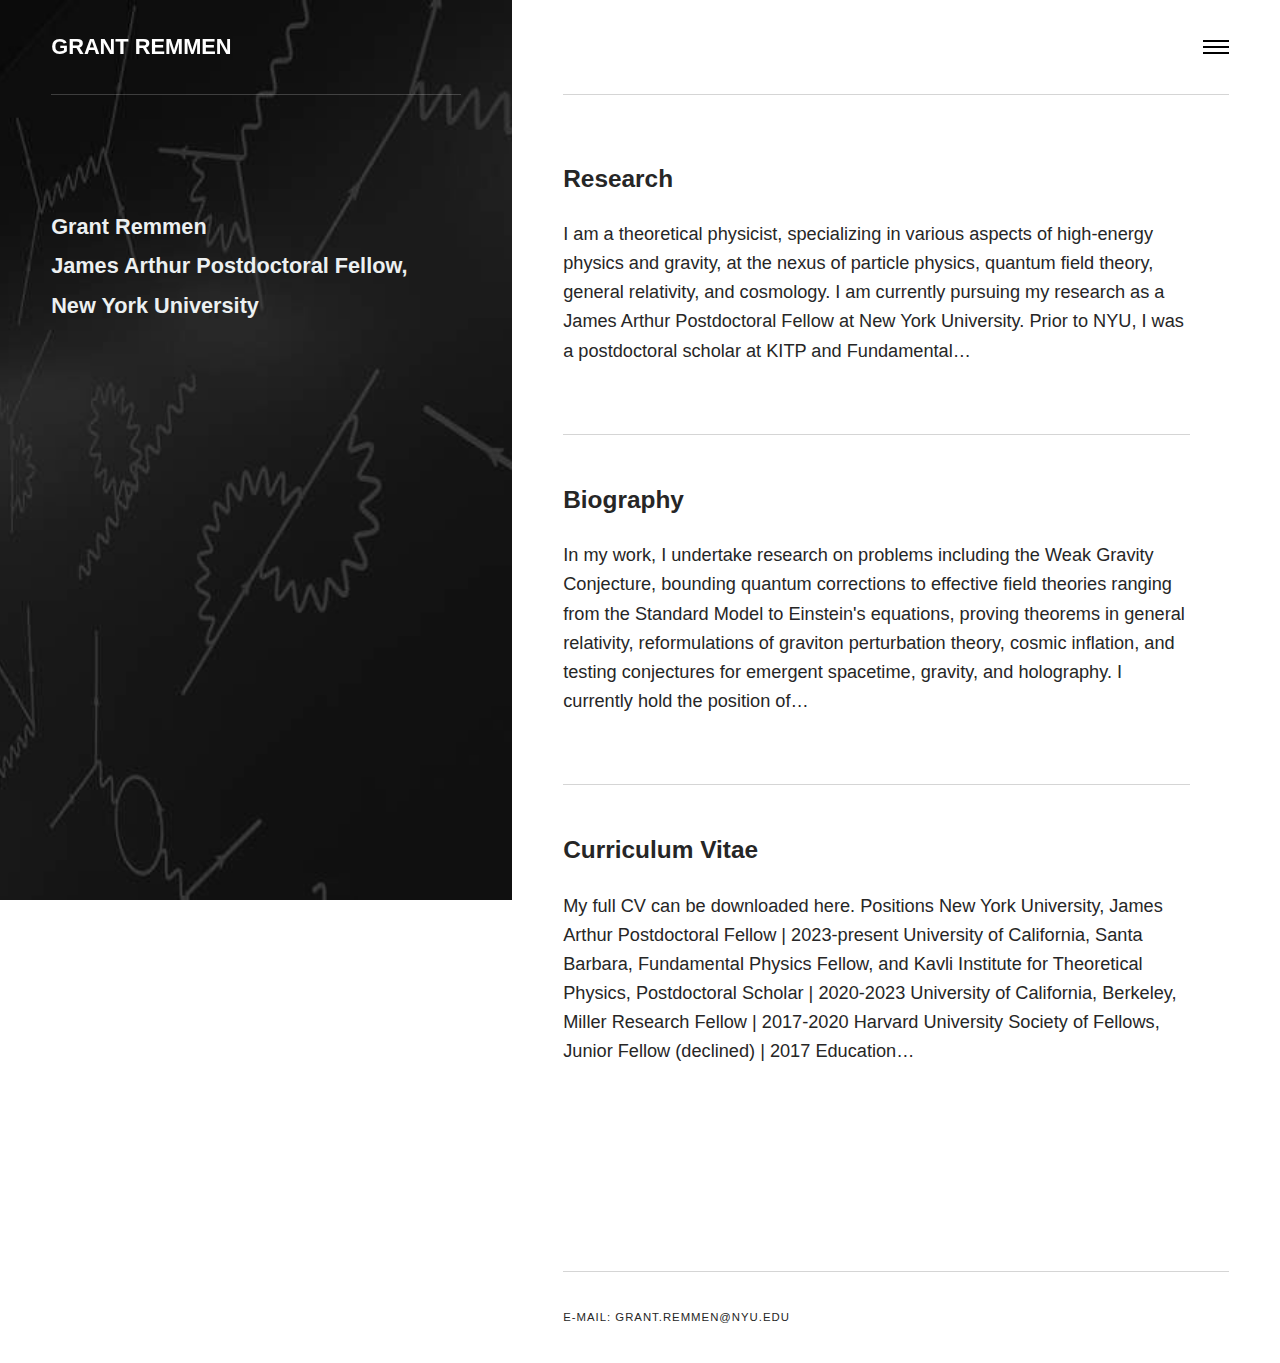
<file: index.html>
<!DOCTYPE html><html lang="en"><head><meta charset="utf-8"><meta http-equiv="X-UA-Compatible" content="IE=edge"><meta name="viewport" content="width=device-width,initial-scale=1"><title>Grant Remmen</title><meta name="generator" content="Publii Open-Source CMS for Static Site"><link rel="canonical" href="https://grantremmen.github.io/"><meta property="og:title" content="Grant Remmen"><meta property="og:site_name" content="Grant Remmen"><meta property="og:description" content=""><meta property="og:url" content="https://grantremmen.github.io/"><meta property="og:type" content="website"><style>:root{--body-font:-apple-system,BlinkMacSystemFont,"Segoe UI",Roboto,Oxygen,Ubuntu,Cantarell,"Fira Sans","Droid Sans","Helvetica Neue",Arial,sans-serif,"Apple Color Emoji","Segoe UI Emoji","Segoe UI Symbol";--heading-font:var(--body-font);--logo-font:var(--body-font);--menu-font:var(--body-font)}</style><link rel="stylesheet" href="https://grantremmen.github.io/assets/css/style.css?v=be000fe3514540e5e10b706588171d77"><script type="application/ld+json">{"@context":"http://schema.org","@type":"Organization","name":"Grant Remmen","url":"https://grantremmen.github.io/"}</script></head><body><div class="container js-container"><nav class="menu"><ul class="navbar__menu"><li><a href="https://grantremmen.github.io/research.html" target="_self">Research</a></li><li><a href="https://grantremmen.github.io/biography.html" target="_self">Biography</a></li><li><a href="https://grantremmen.github.io/curriculum-vitae.html" target="_self">Curriculum Vitae</a></li></ul></nav><div class="content"><header class="top"><div class="top__item"><a class="logo" href="https://grantremmen.github.io/">Grant Remmen</a></div><div class="top__item top__item--right"><button class="menu-toggle js-menu-toggle" aria-label="Menu" aria-expanded="false"><span class="menu-toggle-box"><span class="menu-toggle-inner">Menu</span></span></button></div></header><main class="main"><div class="main__left"><figure class="hero"><img src="https://grantremmen.github.io/media/website/21-alt_feynman_mural_in_downs-l_credit_takashige_ikawa_image.jpg" srcset="https://grantremmen.github.io/media/website/responsive/21-alt_feynman_mural_in_downs-l_credit_takashige_ikawa_image-xs.jpg 300w, https://grantremmen.github.io/media/website/responsive/21-alt_feynman_mural_in_downs-l_credit_takashige_ikawa_image-sm.jpg 480w, https://grantremmen.github.io/media/website/responsive/21-alt_feynman_mural_in_downs-l_credit_takashige_ikawa_image-md.jpg 768w, https://grantremmen.github.io/media/website/responsive/21-alt_feynman_mural_in_downs-l_credit_takashige_ikawa_image-lg.jpg 1024w, https://grantremmen.github.io/media/website/responsive/21-alt_feynman_mural_in_downs-l_credit_takashige_ikawa_image-xl.jpg 1280w, https://grantremmen.github.io/media/website/responsive/21-alt_feynman_mural_in_downs-l_credit_takashige_ikawa_image-2xl.jpg 1600w" sizes="(min-width: 61.3125em) 50vw, 100vw" loading="eager" width="1600" height="1272" alt=""></figure><header><h3 class="align-left"><span style="color: #ecf0f1;">Grant Remmen</span></h3><h3 class="align-left"><span style="color: #ecf0f1;">James Arthur Postdoctoral Fellow,</span></h3><h3 class="align-left"><span style="color: #ecf0f1;">New York University</span></h3></header></div><div class="main__right feed"><div><article class="feed__item"><header><h2><a href="https://grantremmen.github.io/research.html">Research</a></h2></header><p>I am a theoretical physicist, specializing in various aspects of high-energy physics and gravity, at the nexus of particle physics, quantum field theory, general relativity, and cosmology. I am currently pursuing my research as a James Arthur Postdoctoral Fellow at New York University. Prior to NYU, I was a postdoctoral scholar at KITP and Fundamental&hellip;</p></article><article class="feed__item"><header><h2><a href="https://grantremmen.github.io/biography.html">Biography</a></h2></header><p>In my work, I undertake research on problems including the Weak Gravity Conjecture, bounding quantum corrections to effective field theories ranging from the Standard Model to Einstein's equations, proving theorems in general relativity, reformulations of graviton perturbation theory, cosmic inflation, and testing conjectures for emergent spacetime, gravity, and holography. I currently hold the position of&hellip;</p></article><article class="feed__item"><header><h2><a href="https://grantremmen.github.io/curriculum-vitae.html">Curriculum Vitae</a></h2></header><p>My full CV can be downloaded here. Positions New York University, James Arthur Postdoctoral Fellow | 2023-present University of California, Santa Barbara, Fundamental Physics Fellow, and Kavli Institute for Theoretical Physics, Postdoctoral Scholar | 2020-2023 University of California, Berkeley, Miller Research Fellow | 2017-2020 Harvard University Society of Fellows, Junior Fellow (declined) | 2017 Education&hellip;</p></article></div></div></main><footer class="footer"><div class="footer__copyright">e-mail: grant.remmen@nyu.edu</div></footer></div></div><script defer="defer" src="https://grantremmen.github.io/assets/js/scripts.min.js?v=babd20e2a0a25821e63a0529c9feaae0"></script><script>var images = document.querySelectorAll('img[loading]');

        for (var i = 0; i < images.length; i++) {
            if (images[i].complete) {
                images[i].classList.add('is-loaded');
            } else {
                images[i].addEventListener('load', function () {
                    this.classList.add('is-loaded');
                }, false);
            }
        }</script></body></html>
</file>
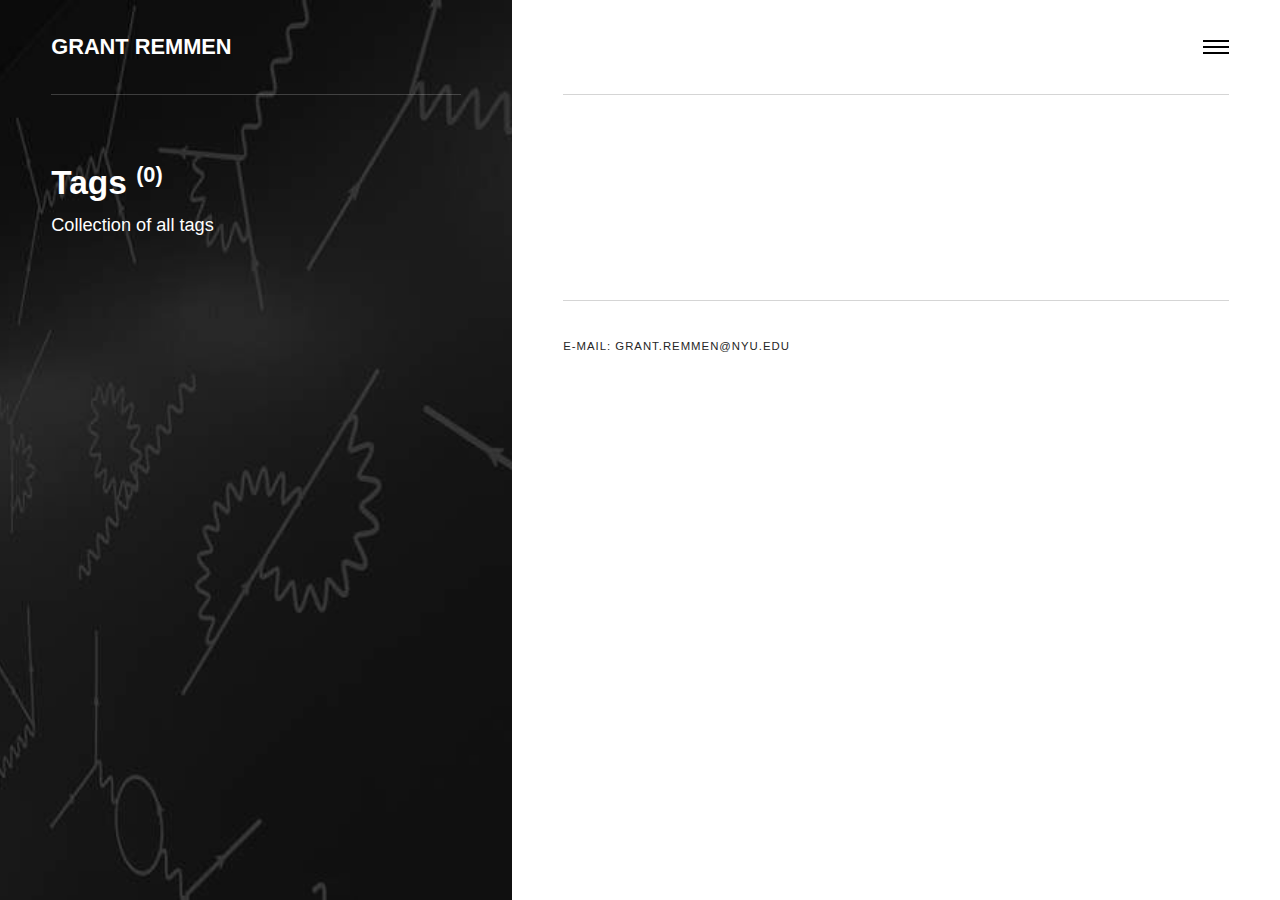
<file: tags/index.html>
<!DOCTYPE html><html lang="en"><head><meta charset="utf-8"><meta http-equiv="X-UA-Compatible" content="IE=edge"><meta name="viewport" content="width=device-width,initial-scale=1"><title>All tags - Grant Remmen</title><meta name="robots" content="noindex, follow"><meta name="generator" content="Publii Open-Source CMS for Static Site"><meta property="og:title" content="Grant Remmen"><meta property="og:site_name" content="Grant Remmen"><meta property="og:description" content=""><meta property="og:url" content="https://grantremmen.github.io/tags/"><meta property="og:type" content="website"><style>:root{--body-font:-apple-system,BlinkMacSystemFont,"Segoe UI",Roboto,Oxygen,Ubuntu,Cantarell,"Fira Sans","Droid Sans","Helvetica Neue",Arial,sans-serif,"Apple Color Emoji","Segoe UI Emoji","Segoe UI Symbol";--heading-font:var(--body-font);--logo-font:var(--body-font);--menu-font:var(--body-font)}</style><link rel="stylesheet" href="https://grantremmen.github.io/assets/css/style.css?v=be000fe3514540e5e10b706588171d77"><script type="application/ld+json">{"@context":"http://schema.org","@type":"Organization","name":"Grant Remmen","url":"https://grantremmen.github.io/"}</script></head><body><div class="container js-container"><nav class="menu"><ul class="navbar__menu"><li><a href="https://grantremmen.github.io/research.html" target="_self">Research</a></li><li><a href="https://grantremmen.github.io/biography.html" target="_self">Biography</a></li><li><a href="https://grantremmen.github.io/curriculum-vitae.html" target="_self">Curriculum Vitae</a></li></ul></nav><div class="content"><header class="top"><div class="top__item"><a class="logo" href="https://grantremmen.github.io/">Grant Remmen</a></div><div class="top__item top__item--right"><button class="menu-toggle js-menu-toggle" aria-label="Menu" aria-expanded="false"><span class="menu-toggle-box"><span class="menu-toggle-inner">Menu</span></span></button></div></header><main class="main"><div class="main__left"><figure class="hero"><img src="https://grantremmen.github.io/media/website/21-alt_feynman_mural_in_downs-l_credit_takashige_ikawa_image.jpg" srcset="https://grantremmen.github.io/media/website/responsive/21-alt_feynman_mural_in_downs-l_credit_takashige_ikawa_image-xs.jpg 300w, https://grantremmen.github.io/media/website/responsive/21-alt_feynman_mural_in_downs-l_credit_takashige_ikawa_image-sm.jpg 480w, https://grantremmen.github.io/media/website/responsive/21-alt_feynman_mural_in_downs-l_credit_takashige_ikawa_image-md.jpg 768w, https://grantremmen.github.io/media/website/responsive/21-alt_feynman_mural_in_downs-l_credit_takashige_ikawa_image-lg.jpg 1024w, https://grantremmen.github.io/media/website/responsive/21-alt_feynman_mural_in_downs-l_credit_takashige_ikawa_image-xl.jpg 1280w, https://grantremmen.github.io/media/website/responsive/21-alt_feynman_mural_in_downs-l_credit_takashige_ikawa_image-2xl.jpg 1600w" sizes="(min-width: 61.3125em) 50vw, 100vw" loading="eager" width="1600" height="1272" alt=""></figure><header><h1>Tags <sup>(0)</sup></h1><p>Collection of all tags</p></header></div><div class="main__right tags"><div><ul class="feed tags__feed"></ul></div></div></main><footer class="footer"><div class="footer__copyright">e-mail: grant.remmen@nyu.edu</div></footer></div></div><script defer="defer" src="https://grantremmen.github.io/assets/js/scripts.min.js?v=babd20e2a0a25821e63a0529c9feaae0"></script><script>var images = document.querySelectorAll('img[loading]');

        for (var i = 0; i < images.length; i++) {
            if (images[i].complete) {
                images[i].classList.add('is-loaded');
            } else {
                images[i].addEventListener('load', function () {
                    this.classList.add('is-loaded');
                }, false);
            }
        }</script></body></html>
</file>
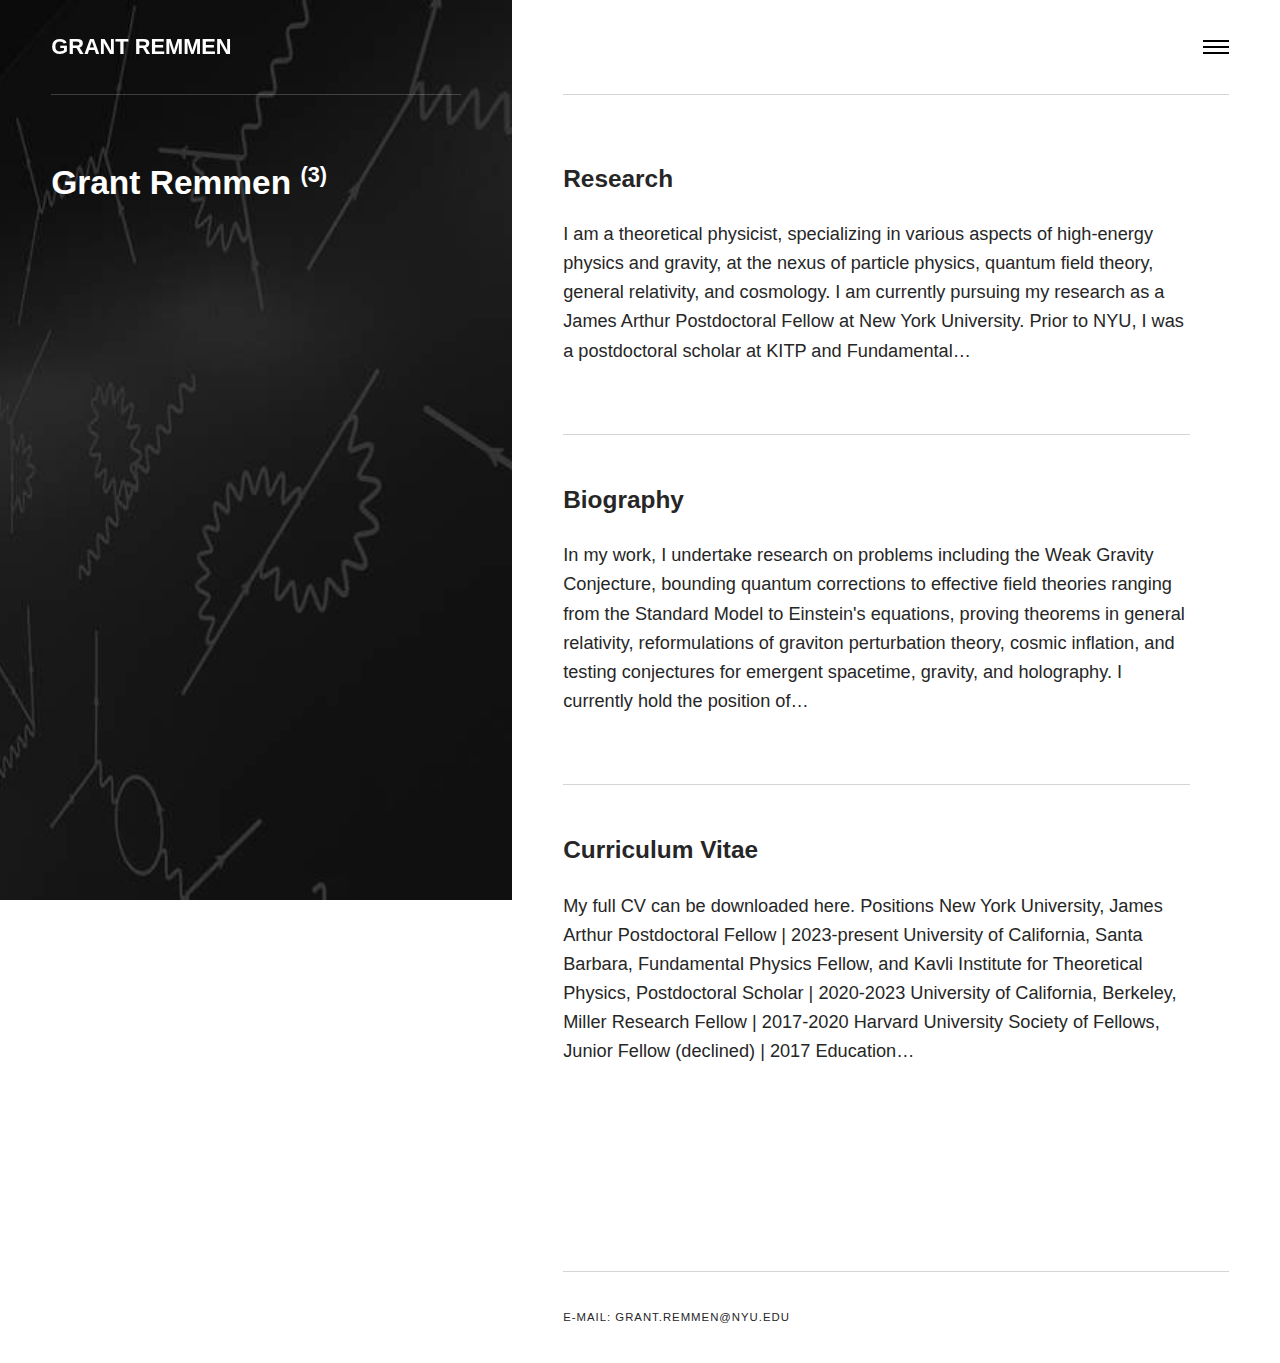
<file: authors/grant-remmen/index.html>
<!DOCTYPE html><html lang="en"><head><meta charset="utf-8"><meta http-equiv="X-UA-Compatible" content="IE=edge"><meta name="viewport" content="width=device-width,initial-scale=1"><title>Author: Grant Remmen - Grant Remmen</title><meta name="robots" content="noindex, follow"><meta name="generator" content="Publii Open-Source CMS for Static Site"><meta property="og:title" content="Grant Remmen"><meta property="og:site_name" content="Grant Remmen"><meta property="og:description" content=""><meta property="og:url" content="https://grantremmen.github.io/authors/grant-remmen/"><meta property="og:type" content="website"><style>:root{--body-font:-apple-system,BlinkMacSystemFont,"Segoe UI",Roboto,Oxygen,Ubuntu,Cantarell,"Fira Sans","Droid Sans","Helvetica Neue",Arial,sans-serif,"Apple Color Emoji","Segoe UI Emoji","Segoe UI Symbol";--heading-font:var(--body-font);--logo-font:var(--body-font);--menu-font:var(--body-font)}</style><link rel="stylesheet" href="https://grantremmen.github.io/assets/css/style.css?v=be000fe3514540e5e10b706588171d77"><script type="application/ld+json">{"@context":"http://schema.org","@type":"Organization","name":"Grant Remmen","url":"https://grantremmen.github.io/"}</script></head><body><div class="container js-container"><nav class="menu"><ul class="navbar__menu"><li><a href="https://grantremmen.github.io/research.html" target="_self">Research</a></li><li><a href="https://grantremmen.github.io/biography.html" target="_self">Biography</a></li><li><a href="https://grantremmen.github.io/curriculum-vitae.html" target="_self">Curriculum Vitae</a></li></ul></nav><div class="content"><header class="top"><div class="top__item"><a class="logo" href="https://grantremmen.github.io/">Grant Remmen</a></div><div class="top__item top__item--right"><button class="menu-toggle js-menu-toggle" aria-label="Menu" aria-expanded="false"><span class="menu-toggle-box"><span class="menu-toggle-inner">Menu</span></span></button></div></header><main class="main"><div class="main__left"><figure class="hero"><img src="https://grantremmen.github.io/media/website/21-alt_feynman_mural_in_downs-l_credit_takashige_ikawa_image.jpg" srcset="https://grantremmen.github.io/media/website/responsive/21-alt_feynman_mural_in_downs-l_credit_takashige_ikawa_image-xs.jpg 300w, https://grantremmen.github.io/media/website/responsive/21-alt_feynman_mural_in_downs-l_credit_takashige_ikawa_image-sm.jpg 480w, https://grantremmen.github.io/media/website/responsive/21-alt_feynman_mural_in_downs-l_credit_takashige_ikawa_image-md.jpg 768w, https://grantremmen.github.io/media/website/responsive/21-alt_feynman_mural_in_downs-l_credit_takashige_ikawa_image-lg.jpg 1024w, https://grantremmen.github.io/media/website/responsive/21-alt_feynman_mural_in_downs-l_credit_takashige_ikawa_image-xl.jpg 1280w, https://grantremmen.github.io/media/website/responsive/21-alt_feynman_mural_in_downs-l_credit_takashige_ikawa_image-2xl.jpg 1600w" sizes="(min-width: 61.3125em) 50vw, 100vw" loading="eager" width="1600" height="1272" alt=""></figure><header><div class="author__bio"><h1>Grant Remmen <sup>(3)</sup></h1></div></header></div><div class="main__right feed author"><div><article class="feed__item"><header><h2><a href="https://grantremmen.github.io/research.html">Research</a></h2></header><p>I am a theoretical physicist, specializing in various aspects of high-energy physics and gravity, at the nexus of particle physics, quantum field theory, general relativity, and cosmology. I am currently pursuing my research as a James Arthur Postdoctoral Fellow at New York University. Prior to NYU, I was a postdoctoral scholar at KITP and Fundamental&hellip;</p></article><article class="feed__item"><header><h2><a href="https://grantremmen.github.io/biography.html">Biography</a></h2></header><p>In my work, I undertake research on problems including the Weak Gravity Conjecture, bounding quantum corrections to effective field theories ranging from the Standard Model to Einstein's equations, proving theorems in general relativity, reformulations of graviton perturbation theory, cosmic inflation, and testing conjectures for emergent spacetime, gravity, and holography. I currently hold the position of&hellip;</p></article><article class="feed__item"><header><h2><a href="https://grantremmen.github.io/curriculum-vitae.html">Curriculum Vitae</a></h2></header><p>My full CV can be downloaded here. Positions New York University, James Arthur Postdoctoral Fellow | 2023-present University of California, Santa Barbara, Fundamental Physics Fellow, and Kavli Institute for Theoretical Physics, Postdoctoral Scholar | 2020-2023 University of California, Berkeley, Miller Research Fellow | 2017-2020 Harvard University Society of Fellows, Junior Fellow (declined) | 2017 Education&hellip;</p></article></div></div></main><footer class="footer"><div class="footer__copyright">e-mail: grant.remmen@nyu.edu</div></footer></div></div><script defer="defer" src="https://grantremmen.github.io/assets/js/scripts.min.js?v=babd20e2a0a25821e63a0529c9feaae0"></script><script>var images = document.querySelectorAll('img[loading]');

        for (var i = 0; i < images.length; i++) {
            if (images[i].complete) {
                images[i].classList.add('is-loaded');
            } else {
                images[i].addEventListener('load', function () {
                    this.classList.add('is-loaded');
                }, false);
            }
        }</script></body></html>
</file>
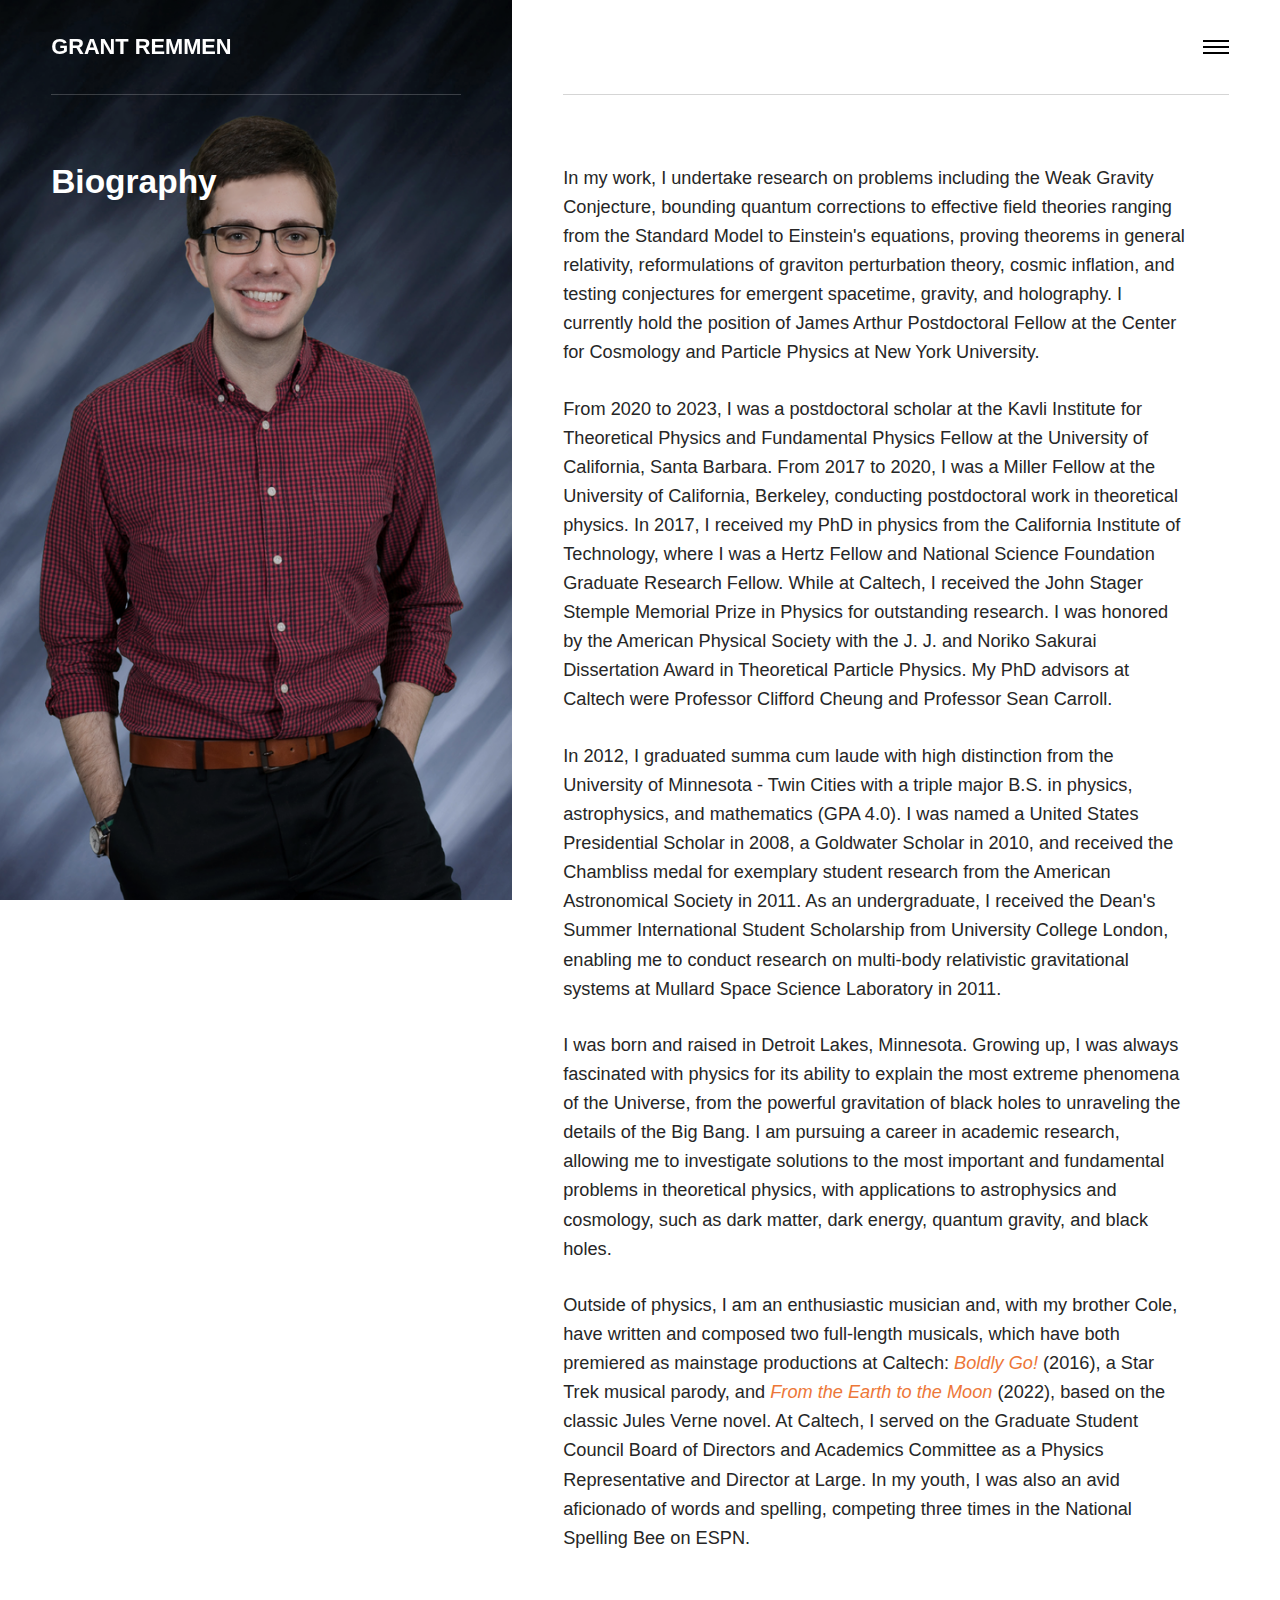
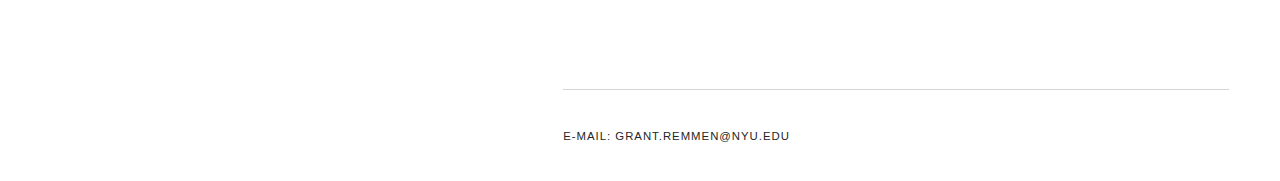
<file: biography.html>
<!DOCTYPE html><html lang="en"><head><meta charset="utf-8"><meta http-equiv="X-UA-Compatible" content="IE=edge"><meta name="viewport" content="width=device-width,initial-scale=1"><title>Biography - Grant Remmen</title><meta name="description" content="In my work, I undertake research on problems including the Weak Gravity Conjecture, bounding quantum corrections to effective field theories ranging from the Standard Model to Einstein's equations, proving theorems in general relativity, reformulations of graviton perturbation theory, cosmic inflation, and testing conjectures for emergent spacetime, gravity, and holography. I currently hold the position of&hellip;"><meta name="generator" content="Publii Open-Source CMS for Static Site"><link rel="canonical" href="https://grantremmen.github.io/biography.html"><meta property="og:title" content="Biography"><meta property="og:image" content="https://grantremmen.github.io/media/posts/2/GrantPortraitFixed.png"><meta property="og:site_name" content="Grant Remmen"><meta property="og:description" content="In my work, I undertake research on problems including the Weak Gravity Conjecture, bounding quantum corrections to effective field theories ranging from the Standard Model to Einstein's equations, proving theorems in general relativity, reformulations of graviton perturbation theory, cosmic inflation, and testing conjectures for emergent spacetime, gravity, and holography. I currently hold the position of&hellip;"><meta property="og:url" content="https://grantremmen.github.io/biography.html"><meta property="og:type" content="article"><style>:root{--body-font:-apple-system,BlinkMacSystemFont,"Segoe UI",Roboto,Oxygen,Ubuntu,Cantarell,"Fira Sans","Droid Sans","Helvetica Neue",Arial,sans-serif,"Apple Color Emoji","Segoe UI Emoji","Segoe UI Symbol";--heading-font:var(--body-font);--logo-font:var(--body-font);--menu-font:var(--body-font)}</style><link rel="stylesheet" href="https://grantremmen.github.io/assets/css/style.css?v=be000fe3514540e5e10b706588171d77"><script type="application/ld+json">{"@context":"http://schema.org","@type":"Article","mainEntityOfPage":{"@type":"WebPage","@id":"https://grantremmen.github.io/biography.html"},"headline":"Biography","datePublished":"2022-01-07T12:14","dateModified":"2025-01-03T09:57","image":{"@type":"ImageObject","url":"https://grantremmen.github.io/media/posts/2/GrantPortraitFixed.png","height":2458,"width":1867},"description":"In my work, I undertake research on problems including the Weak Gravity Conjecture, bounding quantum corrections to effective field theories ranging from the Standard Model to Einstein's equations, proving theorems in general relativity, reformulations of graviton perturbation theory, cosmic inflation, and testing conjectures for emergent spacetime, gravity, and holography. I currently hold the position of&hellip;","author":{"@type":"Person","name":"Grant Remmen"},"publisher":{"@type":"Organization","name":"Grant Remmen"}}</script></head><body><div class="container js-container"><nav class="menu"><ul class="navbar__menu"><li><a href="https://grantremmen.github.io/research.html" target="_self">Research</a></li><li class="active"><a href="https://grantremmen.github.io/biography.html" target="_self">Biography</a></li><li><a href="https://grantremmen.github.io/curriculum-vitae.html" target="_self">Curriculum Vitae</a></li></ul></nav><div class="content"><header class="top"><div class="top__item"><a class="logo" href="https://grantremmen.github.io/">Grant Remmen</a></div><div class="top__item top__item--right"><button class="menu-toggle js-menu-toggle" aria-label="Menu" aria-expanded="false"><span class="menu-toggle-box"><span class="menu-toggle-inner">Menu</span></span></button></div></header><main class="main"><article class="post"><div class="main__left"><figure class="hero"><img src="https://grantremmen.github.io/media/posts/2/GrantPortraitFixed.png" srcset="https://grantremmen.github.io/media/posts/2/responsive/GrantPortraitFixed-xs.png 300w, https://grantremmen.github.io/media/posts/2/responsive/GrantPortraitFixed-sm.png 480w, https://grantremmen.github.io/media/posts/2/responsive/GrantPortraitFixed-md.png 768w, https://grantremmen.github.io/media/posts/2/responsive/GrantPortraitFixed-lg.png 1024w, https://grantremmen.github.io/media/posts/2/responsive/GrantPortraitFixed-xl.png 1280w, https://grantremmen.github.io/media/posts/2/responsive/GrantPortraitFixed-2xl.png 1600w" sizes="(min-width: 61.3125em) 50vw, 100vw" loading="eager" height="2458" width="1867" alt=""></figure><header><h1>Biography</h1></header></div><div class="main__right"><div class="post__entry"><p>In my work, I undertake research on problems including the Weak Gravity Conjecture, bounding quantum corrections to effective field theories ranging from the Standard Model to Einstein's equations, proving theorems in general relativity, reformulations of graviton perturbation theory, cosmic inflation, and testing conjectures for emergent spacetime, gravity, and holography. I currently hold the position of James Arthur Postdoctoral Fellow at the Center for Cosmology and Particle Physics at New York University.</p><p>From 2020 to 2023, I was a postdoctoral scholar at the Kavli Institute for Theoretical Physics and Fundamental Physics Fellow at the University of California, Santa Barbara. From 2017 to 2020, I was a Miller Fellow at the University of California, Berkeley, conducting postdoctoral work in theoretical physics. In 2017, I received my PhD in physics from the California Institute of Technology, where I was a Hertz Fellow and National Science Foundation Graduate Research Fellow. While at Caltech, I received the John Stager Stemple Memorial Prize in Physics for outstanding research. I was honored by the American Physical Society with the J. J. and Noriko Sakurai Dissertation Award in Theoretical Particle Physics. My PhD advisors at Caltech were Professor Clifford Cheung and Professor Sean Carroll.</p><p>In 2012, I graduated summa cum laude with high distinction from the University of Minnesota - Twin Cities with a triple major B.S. in physics, astrophysics, and mathematics (GPA 4.0). I was named a United States Presidential Scholar in 2008, a Goldwater Scholar in 2010, and received the Chambliss medal for exemplary student research from the American Astronomical Society in 2011. As an undergraduate, I received the Dean's Summer International Student Scholarship from University College London, enabling me to conduct research on multi-body relativistic gravitational systems at Mullard Space Science Laboratory in 2011.</p><p>I was born and raised in Detroit Lakes, Minnesota. Growing up, I was always fascinated with physics for its ability to explain the most extreme phenomena of the Universe, from the powerful gravitation of black holes to unraveling the details of the Big Bang. I am pursuing a career in academic research, allowing me to investigate solutions to the most important and fundamental problems in theoretical physics, with applications to astrophysics and cosmology, such as dark matter, dark energy, quantum gravity, and black holes.</p><p>Outside of physics, I am an enthusiastic musician and, with my brother Cole, have written and composed two full-length musicals, which have both premiered as mainstage productions at Caltech: <em><a class="nonblock" href="https://www.youtube.com/watch?v=YdtBArmWHdY"><span id="u5296-17">Boldly Go!</span></a> </em>(2016), a Star Trek musical parody, and <em><a href="https://www.youtube.com/watch?v=rhW2UfrEMF0" target="null">From the Earth to the Moon</a> </em>(2022), based on the classic Jules Verne novel. At Caltech, I served on the Graduate Student Council Board of Directors and Academics Committee as a Physics Representative and Director at Large. In my youth, I was also an avid aficionado of words and spelling, competing three times in the National Spelling Bee on ESPN.</p></div></div></article></main><footer class="footer"><div class="footer__copyright">e-mail: grant.remmen@nyu.edu</div></footer></div></div><script defer="defer" src="https://grantremmen.github.io/assets/js/scripts.min.js?v=babd20e2a0a25821e63a0529c9feaae0"></script><script>var images = document.querySelectorAll('img[loading]');
   
           for (var i = 0; i < images.length; i++) {
               if (images[i].complete) {
                   images[i].classList.add('is-loaded');
               } else {
                   images[i].addEventListener('load', function () {
                       this.classList.add('is-loaded');
                   }, false);
               }
           }</script></body></html>
</file>
